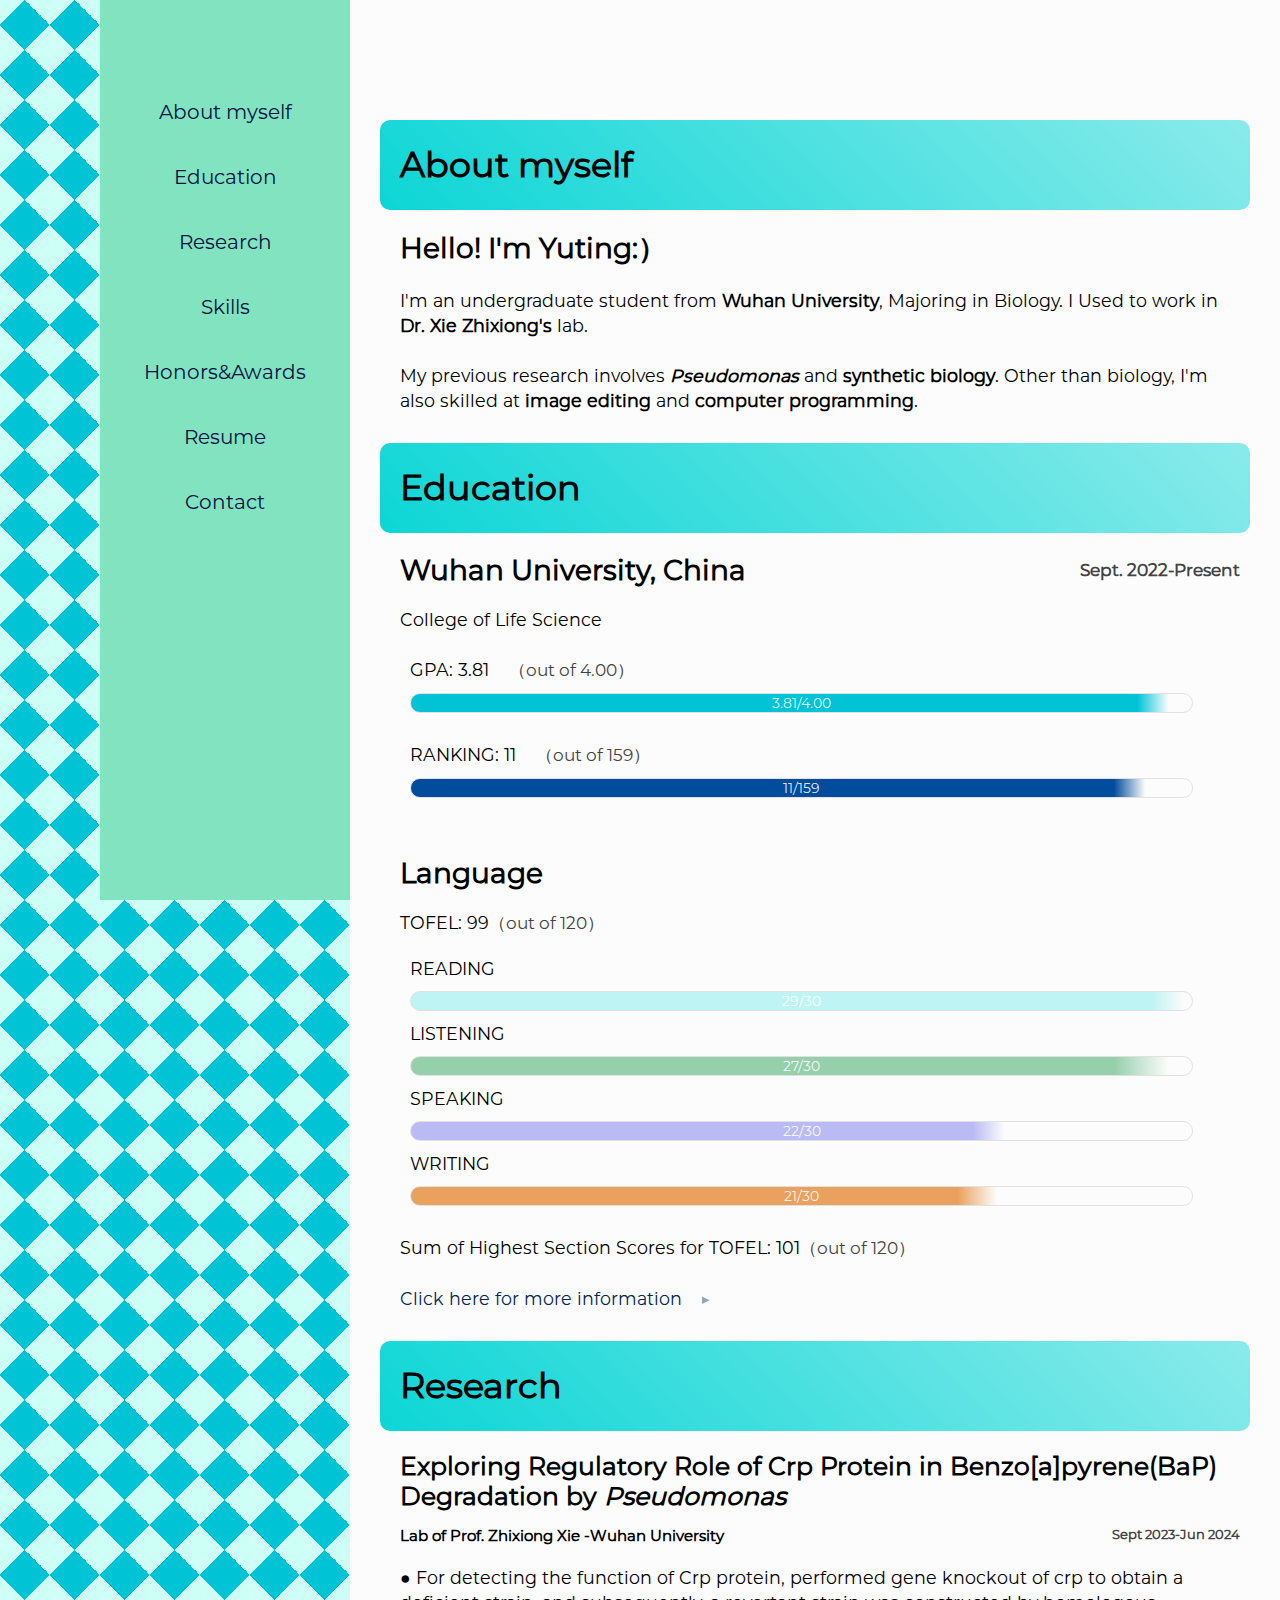
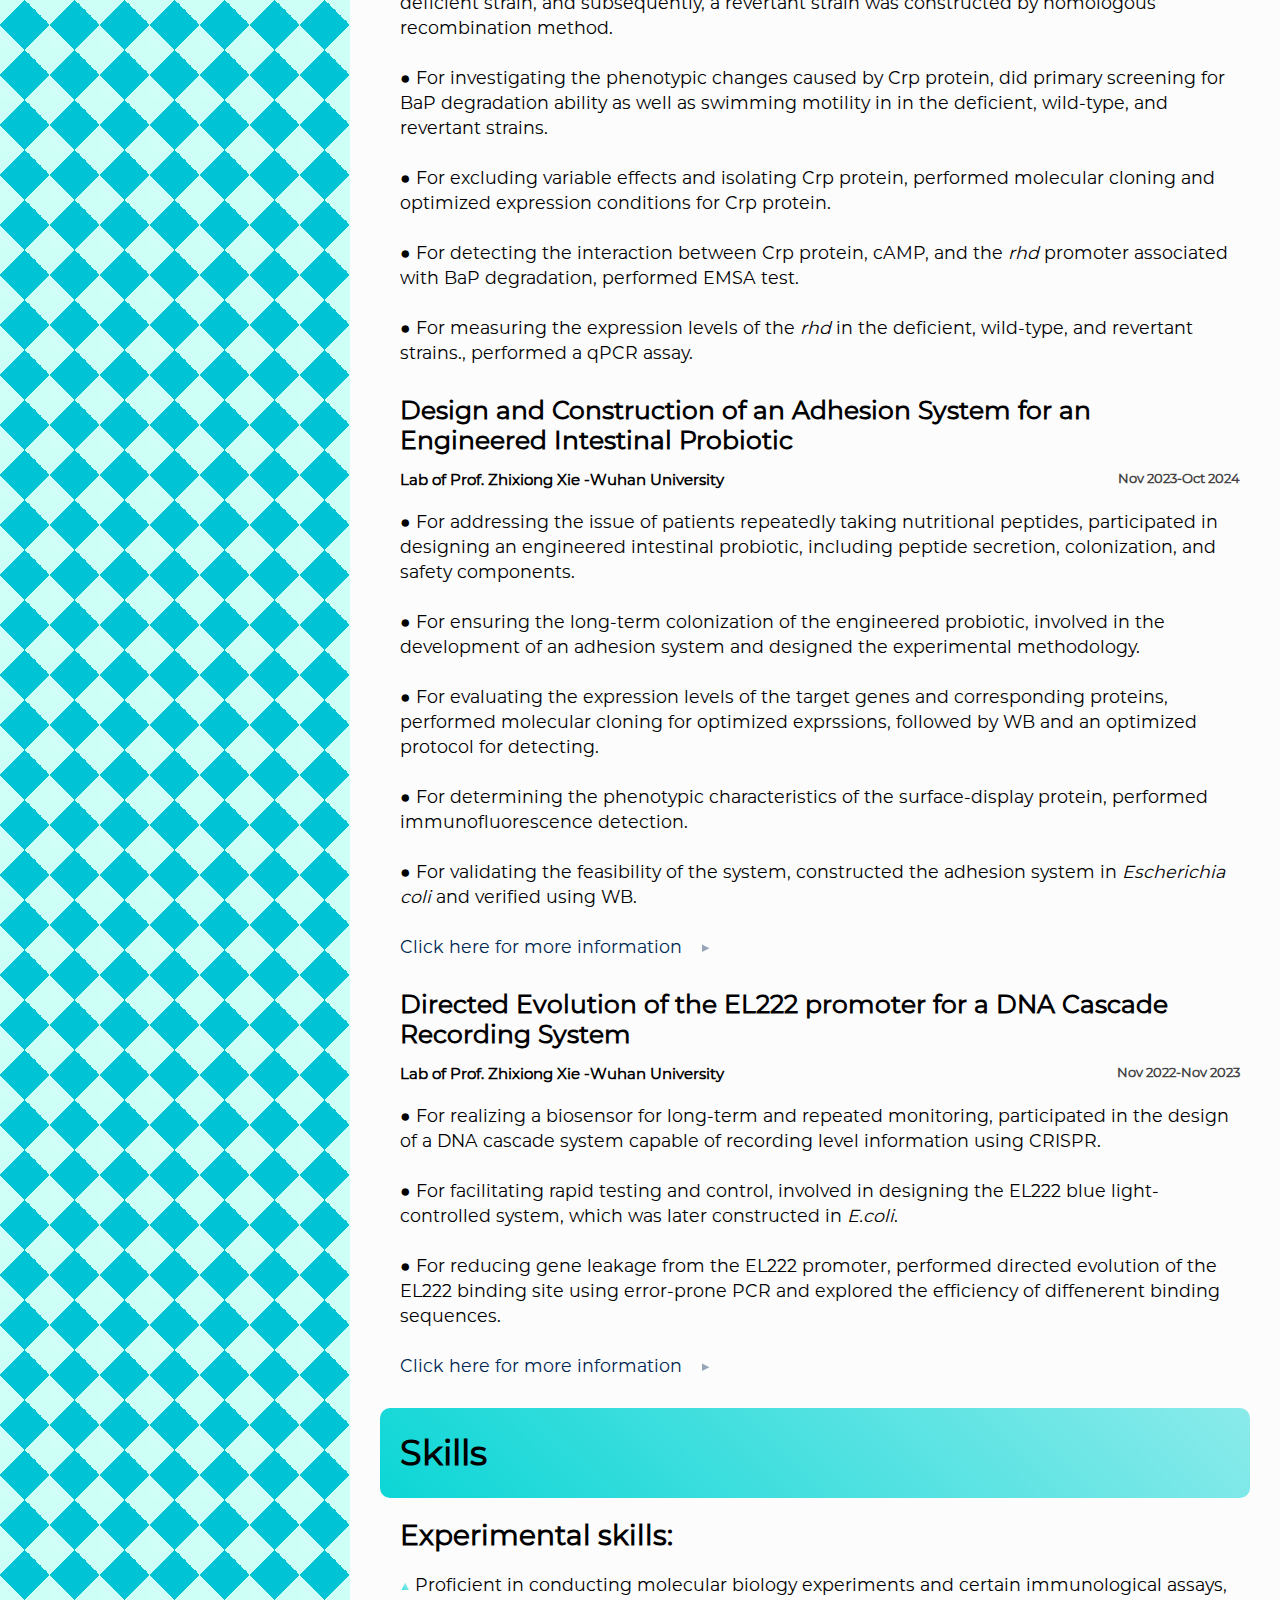
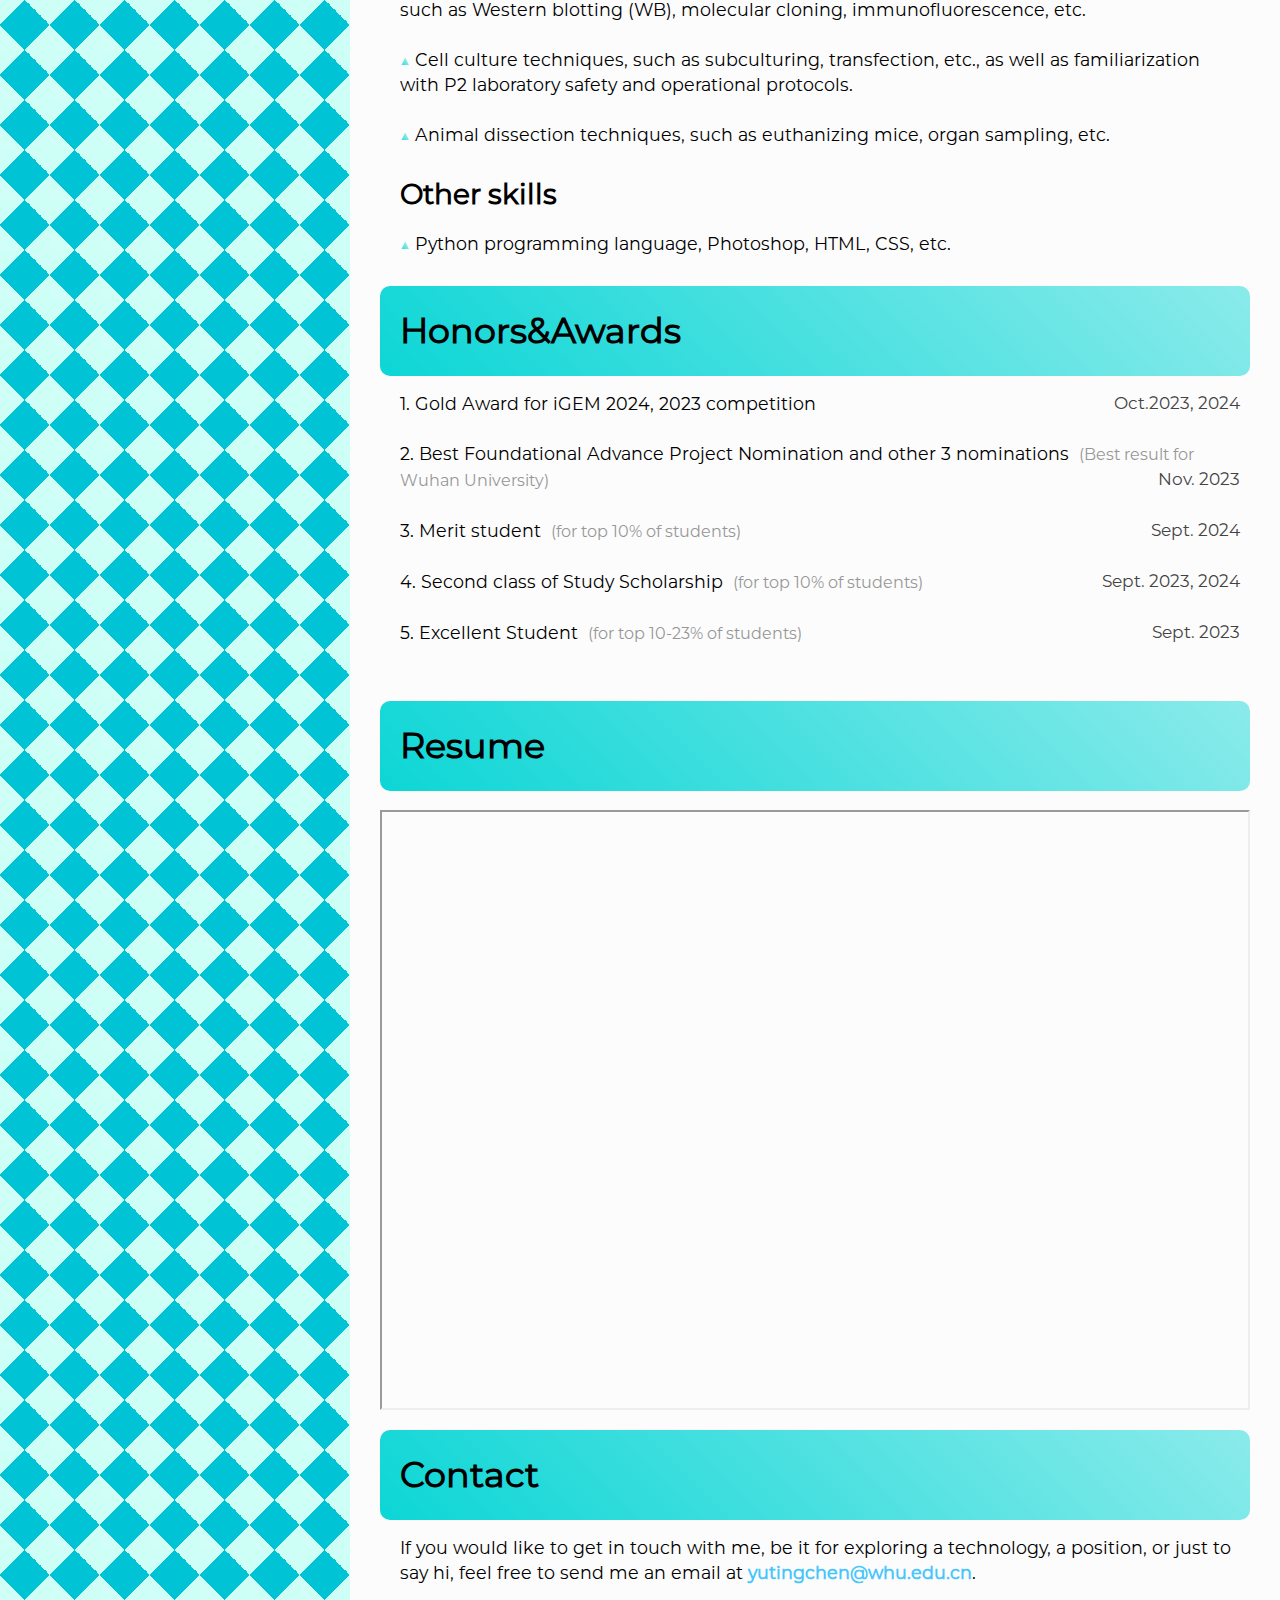
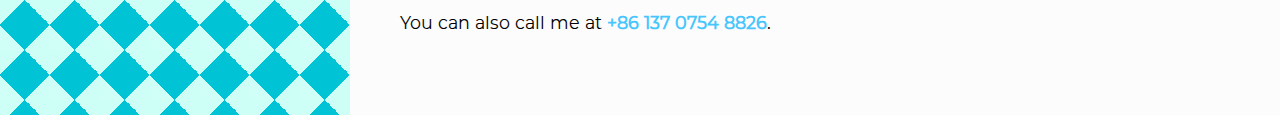
<file: index.html>
<!DOCTYPE html>
<html lang="en">
<head>
    <meta charset="UTF-8">
    <meta name="viewport" content="width=device-width, initial-scale=1.0">
    <meta name="author" content="Yuting Chen">
    <meta name = "description" content="Yuting Chen">
    <title>Yuting Chen's Website</title>
    <link rel="icon" type="image/png" href="Logo.png">
    <link rel="stylesheet"  href="style.css">
</head>
<body>
    <!--       header       -->
    <header> 
        <!--<a href="#" class="logo">Logo</a>-->
        <div id="toggle"  onclick="toggle()"></div>
    </header> 

    <!--       Navigation     -->
    <div id="navigation" >
        <ul>
           <li><a href="#About-myself">About myself</a></li> 
           <li><a href="#Education">Education</a></li> 
           <li><a href="#Research">Research</a></li> 
           <li><a href="#Skills">Skills</a></li> 
           <li><a href="#Honors-Awards">Honors&Awards</a></li>
           <li><a href="#Resume">Resume</a></li> 
           <li><a href="#Contact">Contact</a></li> 
        </ul>
    </div>

    <!-- maintext -->
    <main id="main">
    <section id="About-myself">
        <h1> About myself </h1>
        <h2>Hello! I'm Yuting:） </h2>
        <p>
            I'm an undergraduate student from <b>Wuhan University</b>, Majoring in Biology. I Used to work in <b>Dr. Xie Zhixiong's</b> lab.<br><br>
            My previous research involves <b><em>Pseudomonas</em></b> and <b>synthetic biology</b>. 

            Other than biology, I'm also skilled at <b>image editing</b> and <b>computer programming</b>.
        </p>
    </section>
    <section id="Education">
        <h1> Education </h1>
        <h2>Wuhan University, China<span style=" color: rgb(67, 67, 67); font-size:17px; float:right;position: relative; top: 7px;">Sept. 2022-Present</span></h2>
        <p>College of Life Science<br><br>
        <span class="tag-1">GPA: 3.81</span><span style=" color: rgb(67, 67, 67); font-size:17px;">（out of 4.00）</span>
        </p>
        <div class="rectangle rectangle-GPA">3.81/4.00</div><br>
        <p>
        <span class="tag-1">RANKING: 11</span><span style=" color: rgb(67, 67, 67); font-size:17px;">（out of 159）</span>
        </p>
        <div class="rectangle rectangle-ranking">11/159</div><br>
        <br>
        <h2>Language</h2>
        <p>TOFEL: 99<span style=" color: rgb(67, 67, 67); font-size:17px;">（out of 120）</span></p>
        <p class="tag-2">READING</p>
        <div class="rectangle rectangle-read">29/30</div>
        <p class="tag-2">LISTENING</p>
        <div class="rectangle rectangle-listen">27/30</div>
        <p class="tag-2">SPEAKING</p>
        <div class="rectangle rectangle-speak">22/30</div>
        <p class="tag-2">WRITING</p>
        <div class="rectangle rectangle-write">21/30</div>
        <br>
        <p>Sum of Highest Section Scores for TOFEL: 101<span style=" color: rgb(67, 67, 67); font-size:17px;">（out of 120）</span><br><br>
            <a href="TOEFL-YutingChen.pdf"target="_blank">Click here for more information</a></p>

    
    </section>
    <section id="Research">
        <h1> Research </h1>
        <h2>Exploring Regulatory Role of Crp Protein in Benzo[a]pyrene(BaP) Degradation by <em>Pseudomonas</em> </h2>   
        <h3>Lab of Prof. Zhixiong Xie -Wuhan University   <span style=" color: rgb(67, 67, 67); font-size:13px;float:right;">Sept 2023-Jun 2024</span>  </h3>
        <p>
            ● For detecting the function of Crp protein, performed gene knockout of crp to obtain a deficient strain, and subsequently, a revertant strain was constructed by homologous recombination method.<br><br>
            ● For investigating the phenotypic changes caused by Crp protein, did primary screening for BaP degradation ability as well as swimming motility in in the deficient, wild-type, and revertant strains.<br><br>
            ● For excluding variable effects and isolating Crp protein, performed molecular cloning and optimized expression conditions for Crp protein.<br><br>
            ● For detecting the interaction between Crp protein, cAMP, and the <em>rhd</em> promoter associated with BaP degradation, performed EMSA test.<br><br>
            ● For measuring the expression levels of the <em>rhd</em>  in the deficient, wild-type, and revertant strains., performed a qPCR assay.<br>
        </p>
        <h2>Design and Construction of an Adhesion System for an Engineered Intestinal Probiotic</h2>
        <h3>Lab of Prof. Zhixiong Xie -Wuhan University  <span style=" color: rgb(67, 67, 67); font-size:13px;float:right;">Nov 2023-Oct 2024</span>  </h3>
        <p>
            ● For addressing the issue of patients repeatedly taking nutritional peptides, participated in designing an engineered intestinal probiotic, including peptide secretion, colonization, and safety components.<br><br>
            ● For ensuring the long-term colonization of the engineered probiotic, involved in the development of an adhesion system and designed the experimental methodology.<br><br>
            ● For evaluating the expression levels of the target genes and corresponding proteins, performed molecular cloning for optimized exprssions, followed by WB and an optimized protocol for detecting.<br><br>
            ● For determining the phenotypic characteristics of the surface-display protein, performed immunofluorescence detection.<br><br>
            ● For validating the feasibility of the system, constructed the adhesion system in <em>Escherichia coli</em> and verified using WB.<br><br>
        <a href="https://2024.igem.wiki/whu-china/"target="_blank">Click here for more information</a>
        </p>
        <h2>Directed Evolution of the EL222 promoter for a DNA Cascade Recording System</h2>
        <h3>Lab of Prof. Zhixiong Xie -Wuhan University    <span style=" color: rgb(67, 67, 67); font-size:13px;float:right;">Nov 2022-Nov 2023</span></h3>
        <p>
            ● For realizing a biosensor for long-term and repeated monitoring, participated in the design of a DNA cascade system capable of recording level information using CRISPR.<br><br>
            ● For facilitating rapid testing and control, involved in designing the EL222 blue light-controlled system, which was later constructed in <em>E.coli</em>.<br><br>
            ● For reducing gene leakage from the EL222 promoter, performed directed evolution of the EL222 binding site using error-prone PCR and explored the efficiency of diffenerent binding sequences.<br><br>
            <a href="https://2023.igem.wiki/whu-china/"target="_blank">Click here for more information</a>
        </p>
    </section>

    <section id="Skills">
        <h1> Skills </h1>
        <h2>Experimental skills:</h2>
        <p><span class="gradient-text">▲</span> Proficient in conducting molecular biology experiments and certain immunological assays, such as Western blotting (WB), molecular cloning, immunofluorescence, etc.<br><br>
           <span class="gradient-text">▲</span> Cell culture techniques, such as subculturing, transfection, etc., as well as familiarization with P2 laboratory safety and operational protocols.<br><br>
           <span class="gradient-text">▲</span> Animal dissection techniques, such as euthanizing mice, organ sampling, etc.<br>
        </p>
        <h2>Other skills</h2>
        <p><span class="gradient-text">▲</span> Python programming language, Photoshop, HTML, CSS, etc.
        </p>
    </section>

    <section id="Honors-Awards">
        <h1> Honors&Awards </h1>
        <p> 1. Gold Award for iGEM 2024, 2023 competition<span style=" color: rgb(67, 67, 67); font-size:17px; float:right; top: 1px;">Oct.2023, 2024</span>     <br><br>
            2. Best Foundational Advance Project Nomination and other 3 nominations <span class="Supplementary">(Best result for Wuhan University)</span><span style=" color: rgb(67, 67, 67); font-size:17px; float:right; top: 1px;">Nov. 2023</span><br><br>
            3. Merit student <span class="Supplementary">(for top 10% of students)</span><span style=" color: rgb(67, 67, 67); font-size:17px; float:right; top: 1px;">Sept. 2024</span><br><br>
            4. Second class of Study Scholarship <span class="Supplementary">(for top 10% of students)</span><span style=" color: rgb(67, 67, 67); font-size:17px; float:right; top: 1px;">Sept. 2023, 2024</span><br><br>
            5. Excellent Student <span class="Supplementary">(for top 10-23% of students)</span><span style=" color: rgb(67, 67, 67); font-size:17px; float:right; top: 1px;">Sept. 2023</span><br><br>
             </p>
    </section>    
    <section id="Resume">
        <h1> Resume </h1>
        <br>
        <div class="pdf-container">
        <iframe src="CV-Yuting Chen.pdf" width="100%" height="600px"></iframe>
        </div>
    </section>  
    <section id="Contact">
        <h1> Contact </h1>
        <p>If you would like to get in touch with me, be it for exploring a technology, a position, or just to say hi, feel free to send me an email at <span style="font-weight: bold; color: rgb(70, 198, 253);">yutingchen@whu.edu.cn</span>.<br><br>
        You can also call me at <span style="font-weight: bold; color: rgb(70, 198, 253);">+86 137 0754 8826</span>.
        </p>
     
    </section>     
    </main>
    <!--maintext-->
    <footer>
    </footer>
    <!-- 引用外部 JavaScript 文件 -->
    <script src="script.js"></script>
</body>
</html>
</file>
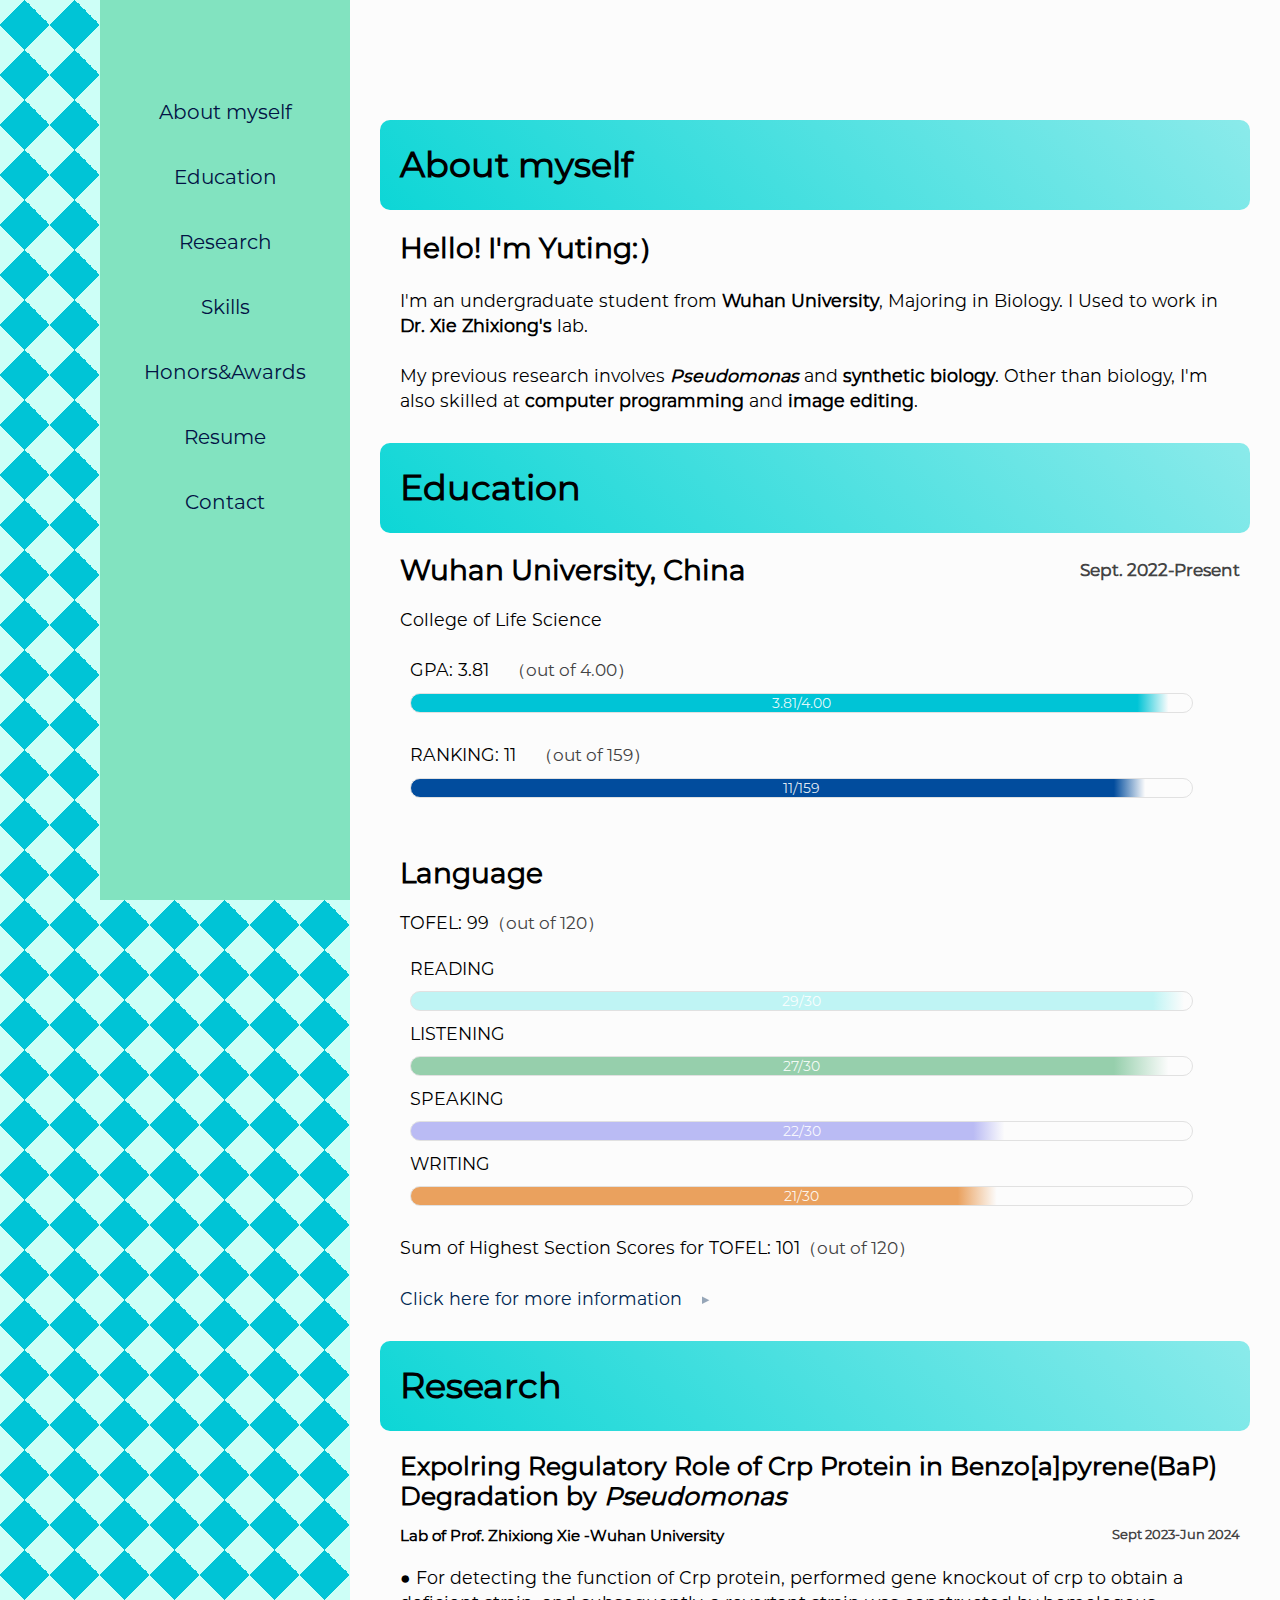
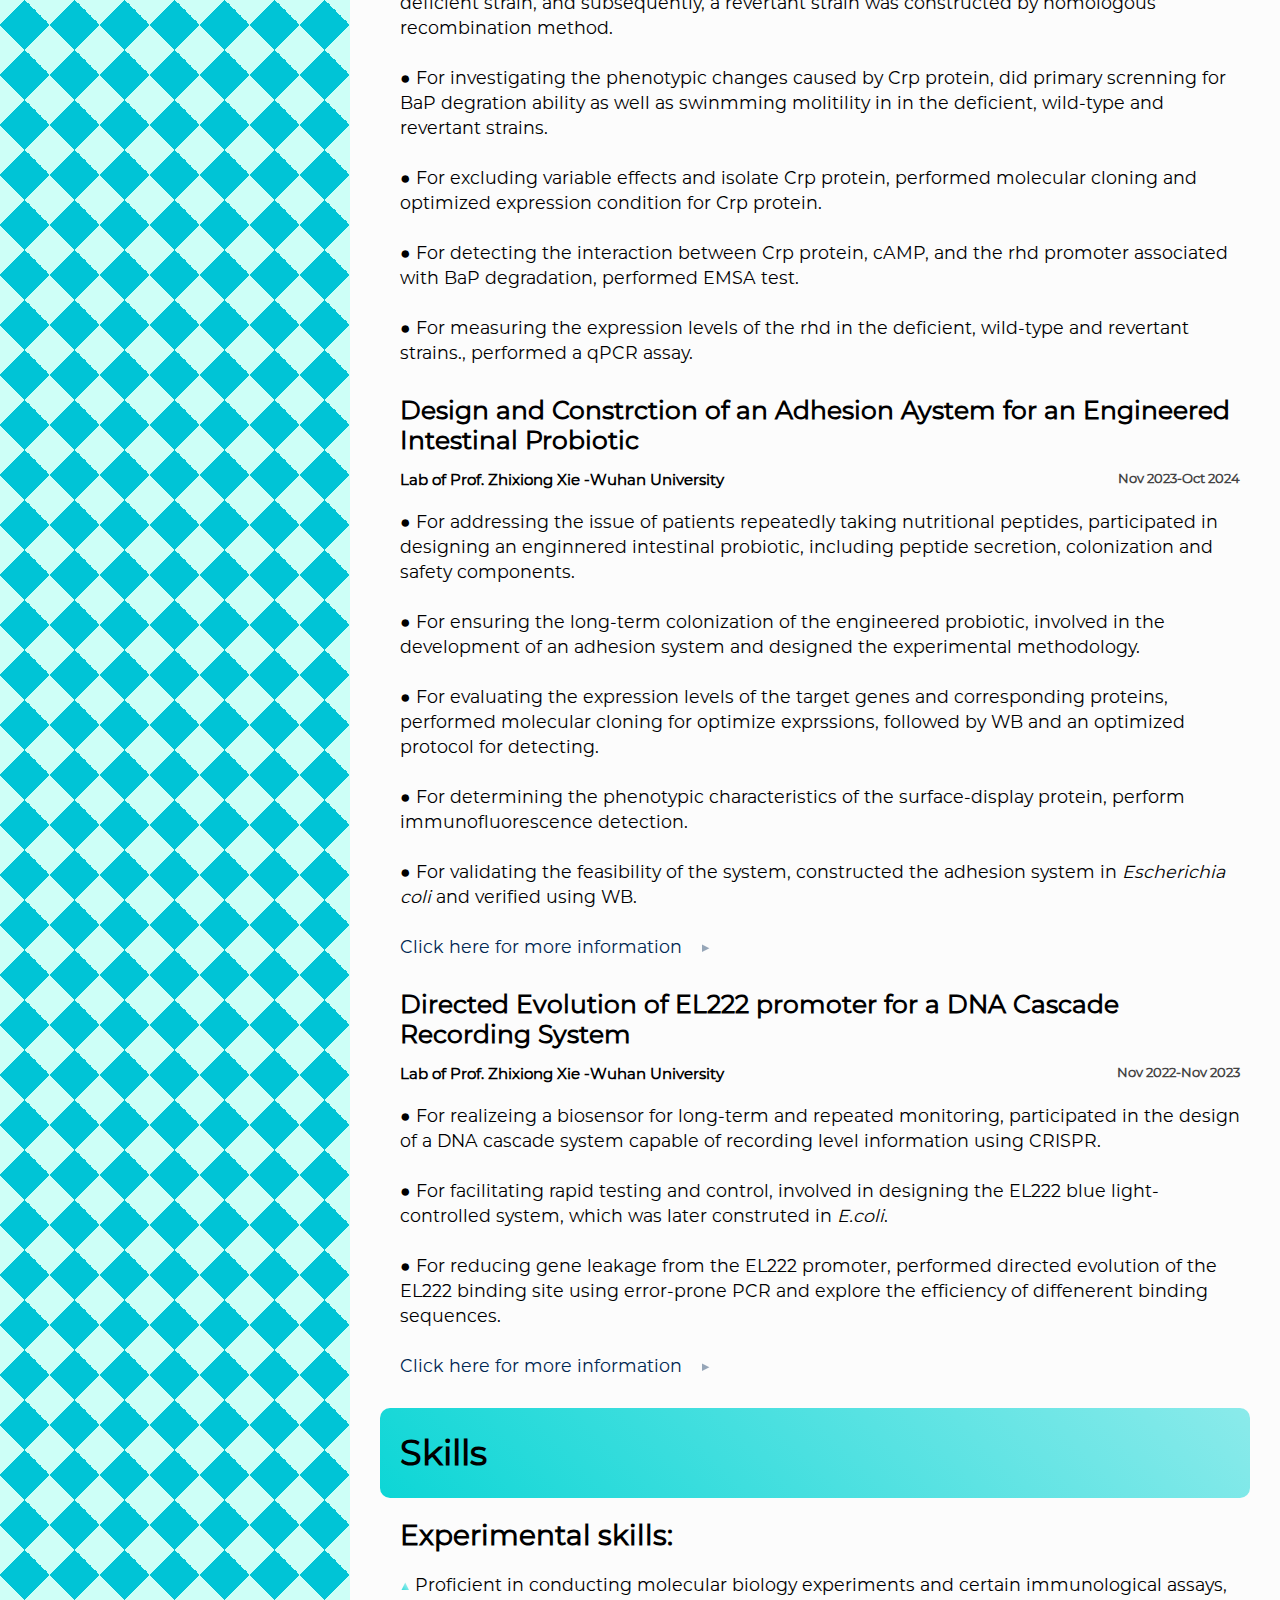
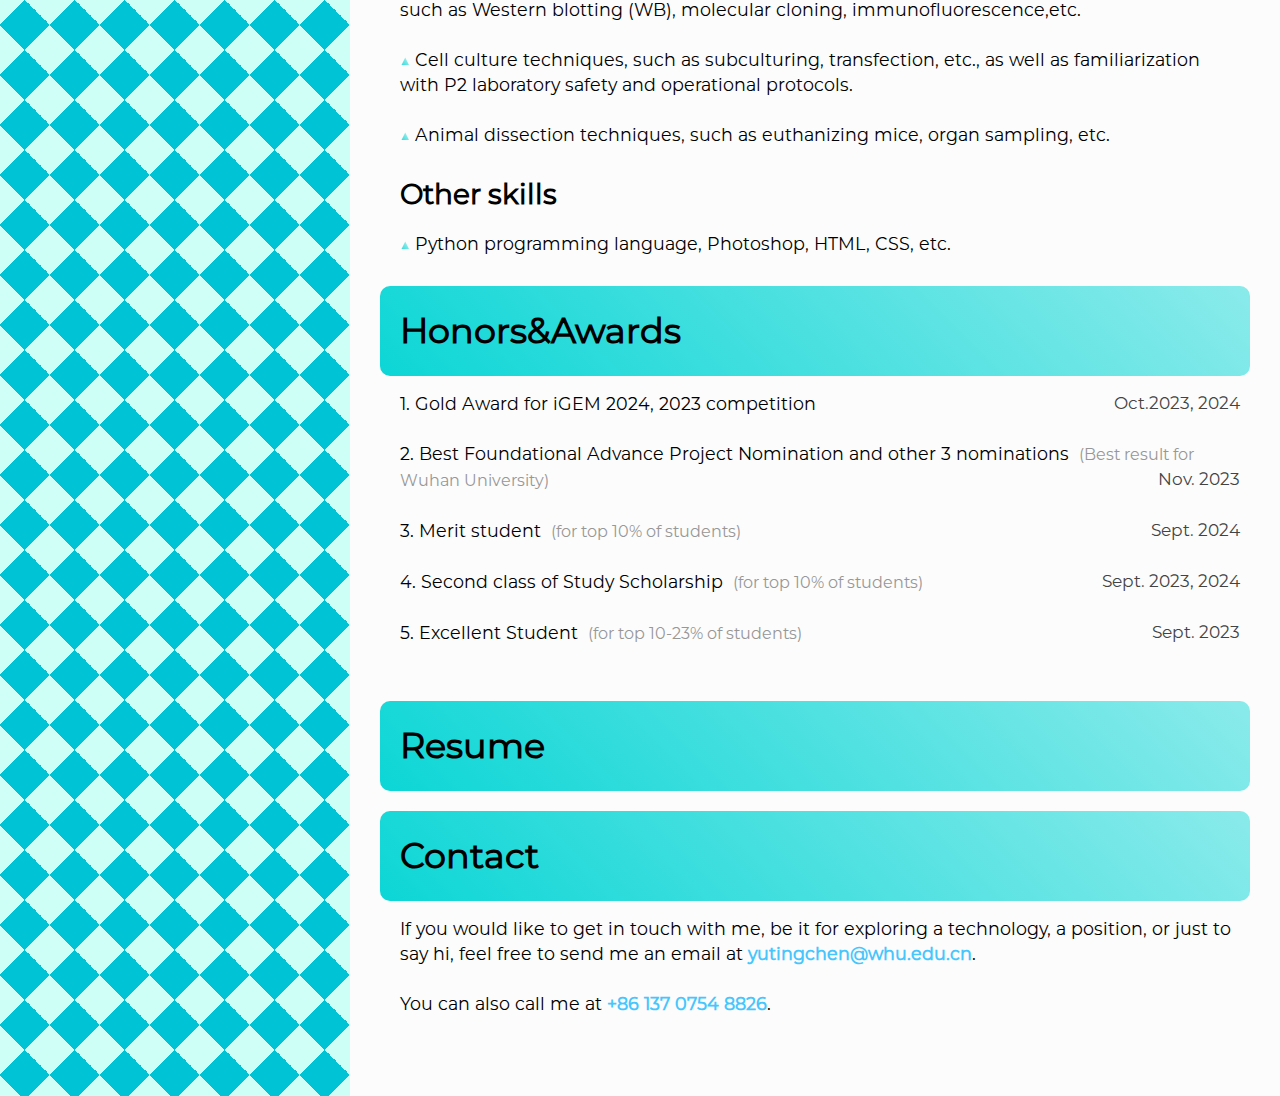
<file: My introduction/index.html>
<!DOCTYPE html>
<html lang="en">
<head>
    <meta charset="UTF-8">
    <meta name="viewport" content="width=device-width, initial-scale=1.0">
    <meta name="author" content="Yuting Chen">
    <meta name = "description" content="Yuting Chen">
    <title>Yuting Chen's Website</title>
    <link rel="stylesheet"  href="style.css">
</head>
<body>
    <!--       header       -->
    <header> 
        <!--<a href="#" class="logo">Logo</a>-->
        <div id="toggle"  onclick="toggle()"></div>
    </header> 

    <!--       Navigation     -->
    <div id="navigation" >
        <ul>
           <li><a href="#About-myself">About myself</a></li> 
           <li><a href="#Education">Education</a></li> 
           <li><a href="#Research">Research</a></li> 
           <li><a href="#Skills">Skills</a></li> 
           <li><a href="#Honors-Awards">Honors&Awards</a></li>
           <li><a href="#Resume">Resume</a></li> 
           <li><a href="#Contact">Contact</a></li> 
        </ul>
    </div>

    <!-- maintext -->
    <main id="main">
    <section id="About-myself">
        <h1> About myself </h1>
        <h2>Hello! I'm Yuting:） </h2>
        <p>
            I'm an undergraduate student from <b>Wuhan University</b>, Majoring in Biology. I Used to work in <b>Dr. Xie Zhixiong's</b> lab.<br><br>
            My previous research involves <b><em>Pseudomonas</em></b> and <b>synthetic biology</b>. 

            Other than biology, I'm also skilled at <b>computer programming</b> and <b>image editing</b>.
        </p>
    </section>
    <section id="Education">
        <h1> Education </h1>
        <h2>Wuhan University, China<span style=" color: rgb(67, 67, 67); font-size:17px; float:right;position: relative; top: 7px;">Sept. 2022-Present</span></h2>
        <p>College of Life Science<br><br>
        <span class="tag-1">GPA: 3.81</span><span style=" color: rgb(67, 67, 67); font-size:17px;">（out of 4.00）</span>
        </p>
        <div class="rectangle rectangle-GPA">3.81/4.00</div><br>
        <p>
        <span class="tag-1">RANKING: 11</span><span style=" color: rgb(67, 67, 67); font-size:17px;">（out of 159）</span>
        </p>
        <div class="rectangle rectangle-ranking">11/159</div><br>
        <br>
        <h2>Language</h2>
        <p>TOFEL: 99<span style=" color: rgb(67, 67, 67); font-size:17px;">（out of 120）</span></p>
        <p class="tag-2">READING</p>
        <div class="rectangle rectangle-read">29/30</div>
        <p class="tag-2">LISTENING</p>
        <div class="rectangle rectangle-listen">27/30</div>
        <p class="tag-2">SPEAKING</p>
        <div class="rectangle rectangle-speak">22/30</div>
        <p class="tag-2">WRITING</p>
        <div class="rectangle rectangle-write">21/30</div>
        <br>
        <p>Sum of Highest Section Scores for TOFEL: 101<span style=" color: rgb(67, 67, 67); font-size:17px;">（out of 120）</span><br><br>
            <a href="TOEFL-YutingChen.pdf"target="_blank">Click here for more information</a></p>

    
    </section>
    <section id="Research">
        <h1> Research </h1>
        <h2>Expolring Regulatory Role of Crp Protein in Benzo[a]pyrene(BaP) Degradation by <em>Pseudomonas</em> </h2>   
        <h3>Lab of Prof. Zhixiong Xie -Wuhan University   <span style=" color: rgb(67, 67, 67); font-size:13px;float:right;">Sept 2023-Jun 2024</span>  </h3>
        <p>
            ● For detecting the function of Crp protein, performed gene knockout of crp to obtain a deficient strain, and subsequently, a revertant strain was constructed by homologous recombination method.<br><br>
            ● For investigating the phenotypic changes caused by Crp protein, did primary screnning for BaP degration ability as well as swinmming molitility in in the deficient, wild-type and revertant strains.<br><br>
            ● For excluding variable effects and isolate Crp protein, performed molecular cloning and optimized expression condition for Crp protein.<br><br>
            ● For detecting the interaction between Crp protein, cAMP, and the rhd promoter associated with BaP degradation, performed EMSA test.<br><br>
            ● For measuring the expression levels of the rhd  in the deficient, wild-type and revertant strains., performed a qPCR assay.<br>
        </p>
        <h2>Design and Constrction of an Adhesion Aystem for an Engineered Intestinal Probiotic</h2>
        <h3>Lab of Prof. Zhixiong Xie -Wuhan University  <span style=" color: rgb(67, 67, 67); font-size:13px;float:right;">Nov 2023-Oct 2024</span>  </h3>
        <p>
            ● For addressing the issue of patients repeatedly taking nutritional peptides, participated in designing an enginnered intestinal probiotic, including peptide secretion, colonization and safety components.<br><br>
            ● For ensuring the long-term colonization of the engineered probiotic, involved in the development of an adhesion system and designed the experimental methodology.<br><br>
            ● For evaluating the expression levels of the target genes and corresponding proteins, performed molecular cloning for optimize exprssions, followed by WB and an optimized protocol for detecting.<br><br>
            ● For determining the phenotypic characteristics of the surface-display protein, perform immunofluorescence detection.<br><br>
            ● For validating the feasibility of the system, constructed the adhesion system in <em>Escherichia coli</em> and verified using WB.<br><br>
        <a href="https://2024.igem.wiki/whu-china/"target="_blank">Click here for more information</a>
        </p>
        <h2>Directed Evolution of EL222 promoter for a DNA Cascade Recording System</h2>
        <h3>Lab of Prof. Zhixiong Xie -Wuhan University    <span style=" color: rgb(67, 67, 67); font-size:13px;float:right;">Nov 2022-Nov 2023</span></h3>
        <p>
            ● For realizeing a biosensor for long-term and repeated monitoring, participated in the design of a DNA cascade system capable of recording level information using CRISPR.<br><br>
            ● For facilitating rapid testing and control, involved in designing the EL222 blue light-controlled system, which was later construted in <em>E.coli</em>.<br><br>
            ● For reducing gene leakage from the EL222 promoter, performed directed evolution of the EL222 binding site using error-prone PCR and explore the efficiency of diffenerent binding sequences.<br><br>
            <a href="https://2023.igem.wiki/whu-china/"target="_blank">Click here for more information</a>
        </p>
    </section>

    <section id="Skills">
        <h1> Skills </h1>
        <h2>Experimental skills:</h2>
        <p><span class="gradient-text">▲</span> Proficient in conducting molecular biology experiments and certain immunological assays, such as Western blotting (WB), molecular cloning, immunofluorescence,etc.<br><br>
           <span class="gradient-text">▲</span> Cell culture techniques, such as subculturing, transfection, etc., as well as familiarization with P2 laboratory safety and operational protocols.<br><br>
           <span class="gradient-text">▲</span> Animal dissection techniques, such as euthanizing mice, organ sampling, etc.<br>
        </p>
        <h2>Other skills</h2>
        <p><span class="gradient-text">▲</span> Python programming language, Photoshop, HTML, CSS, etc.
        </p>
    </section>

    <section id="Honors-Awards">
        <h1> Honors&Awards </h1>
        <p> 1. Gold Award for iGEM 2024, 2023 competition<span style=" color: rgb(67, 67, 67); font-size:17px; float:right; top: 1px;">Oct.2023, 2024</span>     <br><br>
            2. Best Foundational Advance Project Nomination and other 3 nominations <span class="Supplementary">(Best result for Wuhan University)</span><span style=" color: rgb(67, 67, 67); font-size:17px; float:right; top: 1px;">Nov. 2023</span><br><br>
            3. Merit student <span class="Supplementary">(for top 10% of students)</span><span style=" color: rgb(67, 67, 67); font-size:17px; float:right; top: 1px;">Sept. 2024</span><br><br>
            4. Second class of Study Scholarship <span class="Supplementary">(for top 10% of students)</span><span style=" color: rgb(67, 67, 67); font-size:17px; float:right; top: 1px;">Sept. 2023, 2024</span><br><br>
            5. Excellent Student <span class="Supplementary">(for top 10-23% of students)</span><span style=" color: rgb(67, 67, 67); font-size:17px; float:right; top: 1px;">Sept. 2023</span><br><br>
             </p>
    </section>    
    <section id="Resume">
        <h1> Resume </h1>
    </section>  
    <section id="Contact">
        <h1> Contact </h1>
        <p>If you would like to get in touch with me, be it for exploring a technology, a position, or just to say hi, feel free to send me an email at <span style="font-weight: bold; color: rgb(70, 198, 253);">yutingchen@whu.edu.cn</span>.<br><br>
        You can also call me at <span style="font-weight: bold; color: rgb(70, 198, 253);">+86 137 0754 8826</span>.
        </p>
     
    </section>     
    </main>
    <!--maintext-->
    <footer>
    </footer>
    <!-- 引用外部 JavaScript 文件 -->
    <script src="script.js"></script>
</body>
</html>
</file>
<file: style.css>
/* 导入自定义字体 */
@font-face {
  font-family: 'Montserrat-Regular'; /* 给自定义字体起个名字 */
  src: url('Montserrat-Regular.otf') format('woff2');    /* 设置字体文件的路径 */
  font-weight: normal;  /* 设置字体粗细 */
  font-style: normal;   /* 设置字体样式 */
}

*{
    padding:0;
    margin:0;
    box-sizing:border-box;
}
header
{
  position: fixed;  /*  使得header永远在上面    */
  top: 0;
  left: 0;
  height:80px;
  width: 100%;
  background-color: rgba(5, 79, 94, 0.8);
  display:flex;
  justify-content:space-between;
  padding: 40px  100px;
  z-index:10000;                        /*z-index 是一个控制元素堆叠顺序*/                     
  transform:translateY(-100%);          /* 初始时让 header 从视口上方隐藏 */
  opacity:0;                            /*初始状态透明*/
  transition: transform 0.6s ease-in-out, opacity 1s ease-in-out;   /* 渐变 */
}
header.show{
    transform:translateY(0);             /* 激活后，header 滑动到正常位置 */
    opacity: 1;
}


/* Toggle button */
header #toggle
{
    position:absolute;             /*相对于header定位*/
    width:30px;
    height:30px;
    top:20px;                       /* 定位到父元素的垂直中心线 */
    /*transform:translateY(-50%);   */
    cursor:pointer;                   /*改变鼠标指针的样式。它通常用于链接可交互元素*/
    transition: transform 0.6s ease-in-out;   /*添加过度效果  */
  }
header #toggle:before {
    content:"";
    position:absolute;
    top: 7px;
    width: 30px;
    height:3px;
    background: #FCF8EC;
    transition: box-shadow 0.6s ease,background-color 0.6s ease; /*transform 0.6s ease-in-out, left 0.3s ease-in-out; /* 确保伪元素也有过渡 */
}

header #toggle:after{
  content:"";
  position:absolute;
  top: 25px;
  width: 30px;
  height:3px;
  background: #FCF8EC;
  transition: box-shadow 0.6s ease,background-color 0.6s ease; /*transform 0.6s ease-in-out, left 0.3s ease-in-out; /* 确保伪元素也有过渡 */
}

/*Toggle active  
header #toggle.active:before {
  /*transform: translateX(200px);
  top: 50%;
  left: 50%;
  transform: translate(-50%, -50%) rotate(45deg) ;    
  box-shadow:0 0 15px 5px rgba(156, 255, 253, 0.797);
}

header #toggle.active:after {
  /*transform: translateX(200px);
  /*top: 50%;
  left: 50%;
  transform: translate(-50%, -50%) rotate(-45deg) ;    
  box-shadow:0 0 15px 5px rgba(156, 255, 253, 0.797);
}          */       
header #toggle:hover:before,
header #toggle:hover:after{
  box-shadow: 0 0 15px 5px rgba(255, 255, 255, 0.914)
}

/*改变为只有header的toggle移动*/
header #toggle.active{
  transform: translateX(200px);
}


/*--------------Navigation-------------------*/
#navigation{
  position:fixed;
  top:80px;
  left:-200px;      /*默认隐藏*/
  width: 300px;
  height:100vh;    /* vh表示视口高度 */
  background-color: rgb(130, 227, 192);
  transition:left 0.6s ease;
}
#navigation ul{
  list-style-type:none;   /*去掉默认原点*/
  margin:50px 0 0 0;
}
#navigation ul li{   
  margin:40px 20px 40px 20px;   /*给每个列表增添间距*/
}

#navigation ul li a{
  text-decoration:none;
  color:#021345;
  font-family:"Montserrat-Regular";
  font-size:20px;
  line-height:25px;
  position:relative;     /* 为了让伪元素相对于a元素定位 */
}
/*hover颜色变化*/
#navigation ul li a:hover{
  color:#ffffff;
}
/* 鼠标悬停时添加下划线，带有动画效果 */
#navigation ul li a::after {
  content: '';
  position: absolute;
  bottom: 0;
  left: 0;
  width: 100%;
  height: 2px;
  background-color: rgb(234, 251, 252);
  transform: scaleX(0);
  transform-origin: bottom right;
  transition: transform 0.3s ease-in-out;
}
#navigation ul li a:hover::after{
  transform: scaleX(1);
  transform-origin: bottom left;
}

#navigation.active{
  left:0;
}

/*----------------- Main content------------------- */
main{
  position:relative;
  width:100%;
  min-height:100vh;
  padding:100px 30px 70px 30px;
  background-color: rgb(252, 252, 252);
  transition: transform 0.6s ease-in-out, left 0.3s ease-in-out;
}
main.active{
  transform: translateX(200px);
}
body{
  font-family:"Montserrat-Regular";
  background: linear-gradient(135deg, rgb(205, 255, 247)25%, transparent 25%) 0 0,
              linear-gradient(225deg, rgb(205, 255, 247) 25%, transparent 25%) 0 0,
              linear-gradient(45deg, rgb(207, 255, 247) 25%, transparent 25%) 0 0,
              linear-gradient(315deg, rgb(205, 255, 247) 25%, transparent 25%) 0 0;
    background-size: 50px 50px;
    background-color: rgb(0, 196, 214); /* 背景 */
}
p{
  font-size:17.5px;
  padding:10px 10px 10px 20px;
  line-height:25px;
  font-family:"Montserrat-Regular";
}
h1{
  font-size:35px;
  line-height:2;
  padding:10px 20px 10px 20px;
  margin:20px 0 0 0;
  background: linear-gradient(45deg, #01d4d4, #fdfdfd);
  border-radius:10px;
  background-size: 200% 200%;
  animation: gradientMove 3s infinite alternate;
  font-weight:bold;
}
/*h1动态效果*/
@keyframes gradientMove {
  0% { background-position: 0% 50%; }
  100% { background-position: 100% 50%; }
}
h2{
  font-size:28px;
  padding:20px 10px 10px 20px;
  font-family:"Montserrat-Regular";
}
a{
  text-decoration: none; /* 去掉下划线 */
  color:#002853;
  position: relative; /* 为伪元素的绝对定位提供相对定位基准 */
}
a::after {
  content: "▶"; /* 右箭头 */
  position: absolute;
  left: 300px; /* 初始位置 */
  opacity: 0.4; /* 默认隐藏 */
  transition: transform 0.3s ease, opacity 0.3s ease;
  transform: translateX(0); /* 初始位置 */
}
a:hover {
  color: #0056b3; /* 悬停时变色 */
}
a:hover::after {
  transform: translateX(100px); /* 初始位置 */ /* 向右移动 */
  opacity: 1; /* 显示箭头 */
}

.gradient-text {
  background: linear-gradient(45deg, #01d4d4, #fdfdfd);
  -webkit-background-clip: text;
  -webkit-text-fill-color: transparent;
  display: inline-block; /* 让文字不换行 */
  white-space: nowrap; /* 防止自动换行 */
  line-height: 1; /* 让行距与字体高度一致 */
}
.Supplementary{
  font-size:16px;
  color: rgb(151, 151, 151);
  margin-left:5px;
}

/*Education部分*/
.rectangle {
  margin-top:0px;
  padding-top:0px;
  margin-left:30px;
  width: 90%;               /* 长方形宽度 */
  height: 20px;              /* 长方形高度 */
  border: 1.5px solid rgb(225, 225, 225);    /* 细边框 */
  border-radius:10px;

  display:flex;
  justify-content:center;
  align-items:center;
  text-align:center;
  font-size:14px;
}
.rectangle-GPA{
  background: linear-gradient(to right, 
                              rgb(0, 196, 214) 93%,  /* 80% 部分为蓝色 */
                              rgba(0, 196, 214, 0)97%,  /* 1/3 部分为透明 */
                              rgba(0, 196, 214, 0) 100%);
  color:rgba(255, 255, 255, 0.901);
}
.rectangle-ranking{
  background: linear-gradient(to right, 
                              rgb(1, 76, 157) 90%,  /* 80% 部分为蓝色 */
                              rgba(1, 76, 157, 0)94%,  /* 1/3 部分为透明 */
                              rgba(1, 76, 157, 0) 100%);
  color:rgba(255, 255, 255, 0.901);
}
.rectangle-read{
  background: linear-gradient(to right, 
                              rgb(191, 244, 244) 95%, 
                              rgba(191, 244, 244, 0)99%,  
                              rgba(191, 244, 244, 0) 100%);
  color:rgba(255, 255, 255, 0.901);
}
.rectangle-listen{
  background: linear-gradient(to right, 
                              rgb(150, 207, 172) 90%, 
                              rgba(150, 207, 172, 0)97%,  
                              rgba(150, 207, 172, 0) 100%);
  color:rgba(255, 255, 255, 0.901);
}
.rectangle-speak{
  background: linear-gradient(to right, 
                              rgb(186, 187, 244) 72%, 
                              rgba(186, 187, 244, 0)76%,  
                              rgba(186, 187, 244, 0) 100%);
  color:rgba(255, 255, 255, 0.901);
}
.rectangle-write{
  background: linear-gradient(to right, 
                              rgb(234, 161, 94) 70%, 
                              rgba(234, 161, 94, 0)75%,  
                              rgba(234, 161, 94, 0) 100%);
  color:rgba(255, 255, 255, 0.901);
}
.tag-1{
  padding:10px 20px 0 10px;
}
.tag-2{
  padding-left:30px;
}

#Research h2{
  font-size:25px;
}
#Research h3{
  font-size:15px;
  padding:5px 10px 10px 20px;
}
#Honors-Awards p{
  margin-top:5px;
}
.pdf-container {
  display: flex;
  justify-content: center; /* 水平居中 */
  align-items: center; /* 垂直居中 */
}
#Contact p{
  margin-top:5px;
}

/* 响应式设计-PC端 */
@media (min-width:820px){
  #navigation{
    top:0;
    height:100vh;
    left:100px;
    width:250px;
    padding-top:50px;
  }
  #navigation ul{
    text-align:center;
  }
  main{
    width: calc(100% - 350px); /* 让内容自适应，避免溢出 */
    margin-left: 350px; /* 保证和导航栏对齐 */
    max-width: 1200px;
    transition: none; /* 取消动画，防止跳动 */
    overflow-x: hidden; /* 防止水平滚动条 */
  }
  header #toggle{
    display:none;
  }
  header{
    top:-200px;
  }
}

@media (min-width:1400px){
  main{
    padding-right:100px;
    padding-left:100px;
  }
}
</file>
<file: My introduction/style.css>
/* 导入自定义字体 */
@font-face {
  font-family: 'Montserrat-Regular'; /* 给自定义字体起个名字 */
  src: url('Montserrat-Regular.otf') format('woff2');    /* 设置字体文件的路径 */
  font-weight: normal;  /* 设置字体粗细 */
  font-style: normal;   /* 设置字体样式 */
}

*{
    padding:0;
    margin:0;
    box-sizing:border-box;
}
header
{
  position: fixed;  /*  使得header永远在上面    */
  top: 0;
  left: 0;
  height:80px;
  width: 100%;
  background-color: rgba(5, 79, 94, 0.8);
  display:flex;
  justify-content:space-between;
  padding: 40px  100px;
  z-index:10000;                        /*z-index 是一个控制元素堆叠顺序*/                     
  transform:translateY(-100%);          /* 初始时让 header 从视口上方隐藏 */
  opacity:0;                            /*初始状态透明*/
  transition: transform 0.6s ease-in-out, opacity 1s ease-in-out;   /* 渐变 */
}
header.show{
    transform:translateY(0);             /* 激活后，header 滑动到正常位置 */
    opacity: 1;
}


/* Toggle button */
header #toggle
{
    position:absolute;             /*相对于header定位*/
    width:30px;
    height:30px;
    top:20px;                       /* 定位到父元素的垂直中心线 */
    /*transform:translateY(-50%);   */
    cursor:pointer;                   /*改变鼠标指针的样式。它通常用于链接可交互元素*/
    transition: transform 0.6s ease-in-out;   /*添加过度效果  */
  }
header #toggle:before {
    content:"";
    position:absolute;
    top: 7px;
    width: 30px;
    height:3px;
    background: #FCF8EC;
    transition: box-shadow 0.6s ease,background-color 0.6s ease; /*transform 0.6s ease-in-out, left 0.3s ease-in-out; /* 确保伪元素也有过渡 */
}

header #toggle:after{
  content:"";
  position:absolute;
  top: 25px;
  width: 30px;
  height:3px;
  background: #FCF8EC;
  transition: box-shadow 0.6s ease,background-color 0.6s ease; /*transform 0.6s ease-in-out, left 0.3s ease-in-out; /* 确保伪元素也有过渡 */
}

/*Toggle active  
header #toggle.active:before {
  /*transform: translateX(200px);
  top: 50%;
  left: 50%;
  transform: translate(-50%, -50%) rotate(45deg) ;    
  box-shadow:0 0 15px 5px rgba(156, 255, 253, 0.797);
}

header #toggle.active:after {
  /*transform: translateX(200px);
  /*top: 50%;
  left: 50%;
  transform: translate(-50%, -50%) rotate(-45deg) ;    
  box-shadow:0 0 15px 5px rgba(156, 255, 253, 0.797);
}          */       
header #toggle:hover:before,
header #toggle:hover:after{
  box-shadow: 0 0 15px 5px rgba(255, 255, 255, 0.914)
}

/*改变为只有header的toggle移动*/
header #toggle.active{
  transform: translateX(200px);
}


/*--------------Navigation-------------------*/
#navigation{
  position:fixed;
  top:80px;
  left:-200px;      /*默认隐藏*/
  width: 300px;
  height:100vh;    /* vh表示视口高度 */
  background-color: rgb(130, 227, 192);
  transition:left 0.6s ease;
}
#navigation ul{
  list-style-type:none;   /*去掉默认原点*/
  margin:50px 0 0 0;
}
#navigation ul li{   
  margin:40px 20px 40px 20px;   /*给每个列表增添间距*/
}

#navigation ul li a{
  text-decoration:none;
  color:#021345;
  font-family:"Montserrat-Regular";
  font-size:20px;
  line-height:25px;
  position:relative;     /* 为了让伪元素相对于a元素定位 */
}
/*hover颜色变化*/
#navigation ul li a:hover{
  color:#ffffff;
}
/* 鼠标悬停时添加下划线，带有动画效果 */
#navigation ul li a::after {
  content: '';
  position: absolute;
  bottom: 0;
  left: 0;
  width: 100%;
  height: 2px;
  background-color: rgb(234, 251, 252);
  transform: scaleX(0);
  transform-origin: bottom right;
  transition: transform 0.3s ease-in-out;
}
#navigation ul li a:hover::after{
  transform: scaleX(1);
  transform-origin: bottom left;
}

#navigation.active{
  left:0;
}

/*----------------- Main content------------------- */
main{
  position:relative;
  width:100%;
  min-height:100vh;
  padding:100px 30px 70px 30px;
  background-color: rgb(252, 252, 252);
  transition: transform 0.6s ease-in-out, left 0.3s ease-in-out;
}
main.active{
  transform: translateX(200px);
}
body{
  font-family:"Montserrat-Regular";
  background: linear-gradient(135deg, rgb(205, 255, 247)25%, transparent 25%) 0 0,
              linear-gradient(225deg, rgb(205, 255, 247) 25%, transparent 25%) 0 0,
              linear-gradient(45deg, rgb(207, 255, 247) 25%, transparent 25%) 0 0,
              linear-gradient(315deg, rgb(205, 255, 247) 25%, transparent 25%) 0 0;
    background-size: 50px 50px;
    background-color: rgb(0, 196, 214); /* 背景 */
}
p{
  font-size:17.5px;
  padding:10px 10px 10px 20px;
  line-height:25px;
  font-family:"Montserrat-Regular";
}
h1{
  font-size:35px;
  line-height:2;
  padding:10px 20px 10px 20px;
  margin:20px 0 0 0;
  background: linear-gradient(45deg, #01d4d4, #fdfdfd);
  border-radius:10px;
  background-size: 200% 200%;
  animation: gradientMove 3s infinite alternate;
  font-weight:bold;
}
/*h1动态效果*/
@keyframes gradientMove {
  0% { background-position: 0% 50%; }
  100% { background-position: 100% 50%; }
}
h2{
  font-size:28px;
  padding:20px 10px 10px 20px;
  font-family:"Montserrat-Regular";
}
a{
  text-decoration: none; /* 去掉下划线 */
  color:#002853;
  position: relative; /* 为伪元素的绝对定位提供相对定位基准 */
}
a::after {
  content: "▶"; /* 右箭头 */
  position: absolute;
  left: 300px; /* 初始位置 */
  opacity: 0.4; /* 默认隐藏 */
  transition: transform 0.3s ease, opacity 0.3s ease;
  transform: translateX(0); /* 初始位置 */
}
a:hover {
  color: #0056b3; /* 悬停时变色 */
}
a:hover::after {
  transform: translateX(100px); /* 初始位置 */ /* 向右移动 */
  opacity: 1; /* 显示箭头 */
}

.gradient-text {
  background: linear-gradient(45deg, #01d4d4, #fdfdfd);
  -webkit-background-clip: text;
  -webkit-text-fill-color: transparent;
  display: inline-block; /* 让文字不换行 */
  white-space: nowrap; /* 防止自动换行 */
  line-height: 1; /* 让行距与字体高度一致 */
}
.Supplementary{
  font-size:16px;
  color: rgb(151, 151, 151);
  margin-left:5px;
}

/*Education部分*/
.rectangle {
  margin-top:0px;
  padding-top:0px;
  margin-left:30px;
  width: 90%;               /* 长方形宽度 */
  height: 20px;              /* 长方形高度 */
  border: 1.5px solid rgb(225, 225, 225);    /* 细边框 */
  border-radius:10px;

  display:flex;
  justify-content:center;
  align-items:center;
  text-align:center;
  font-size:14px;
}
.rectangle-GPA{
  background: linear-gradient(to right, 
                              rgb(0, 196, 214) 93%,  /* 80% 部分为蓝色 */
                              rgba(0, 196, 214, 0)97%,  /* 1/3 部分为透明 */
                              rgba(0, 196, 214, 0) 100%);
  color:rgba(255, 255, 255, 0.901);
}
.rectangle-ranking{
  background: linear-gradient(to right, 
                              rgb(1, 76, 157) 90%,  /* 80% 部分为蓝色 */
                              rgba(1, 76, 157, 0)94%,  /* 1/3 部分为透明 */
                              rgba(1, 76, 157, 0) 100%);
  color:rgba(255, 255, 255, 0.901);
}
.rectangle-read{
  background: linear-gradient(to right, 
                              rgb(191, 244, 244) 95%, 
                              rgba(191, 244, 244, 0)99%,  
                              rgba(191, 244, 244, 0) 100%);
  color:rgba(255, 255, 255, 0.901);
}
.rectangle-listen{
  background: linear-gradient(to right, 
                              rgb(150, 207, 172) 90%, 
                              rgba(150, 207, 172, 0)97%,  
                              rgba(150, 207, 172, 0) 100%);
  color:rgba(255, 255, 255, 0.901);
}
.rectangle-speak{
  background: linear-gradient(to right, 
                              rgb(186, 187, 244) 72%, 
                              rgba(186, 187, 244, 0)76%,  
                              rgba(186, 187, 244, 0) 100%);
  color:rgba(255, 255, 255, 0.901);
}
.rectangle-write{
  background: linear-gradient(to right, 
                              rgb(234, 161, 94) 70%, 
                              rgba(234, 161, 94, 0)75%,  
                              rgba(234, 161, 94, 0) 100%);
  color:rgba(255, 255, 255, 0.901);
}
.tag-1{
  padding:10px 20px 0 10px;
}
.tag-2{
  padding-left:30px;
}

#Research h2{
  font-size:25px;
}
#Research h3{
  font-size:15px;
  padding:5px 10px 10px 20px;
}
#Honors-Awards p{
  margin-top:5px;
}
#Contact p{
  margin-top:5px;
}

/* 响应式设计-PC端 */
@media (min-width:820px){
  #navigation{
    top:0;
    height:100vh;
    left:100px;
    width:250px;
    padding-top:50px;
  }
  #navigation ul{
    text-align:center;
  }
  main{
    width: calc(100% - 350px); /* 让内容自适应，避免溢出 */
    margin-left: 350px; /* 保证和导航栏对齐 */
    max-width: 1200px;
    transition: none; /* 取消动画，防止跳动 */
    overflow-x: hidden; /* 防止水平滚动条 */
  }
  header #toggle{
    display:none;
  }
  header{
    top:-200px;
  }
}

@media (min-width:1400px){
  main{
    padding-right:100px;
    padding-left:100px;
  }
}
</file>
